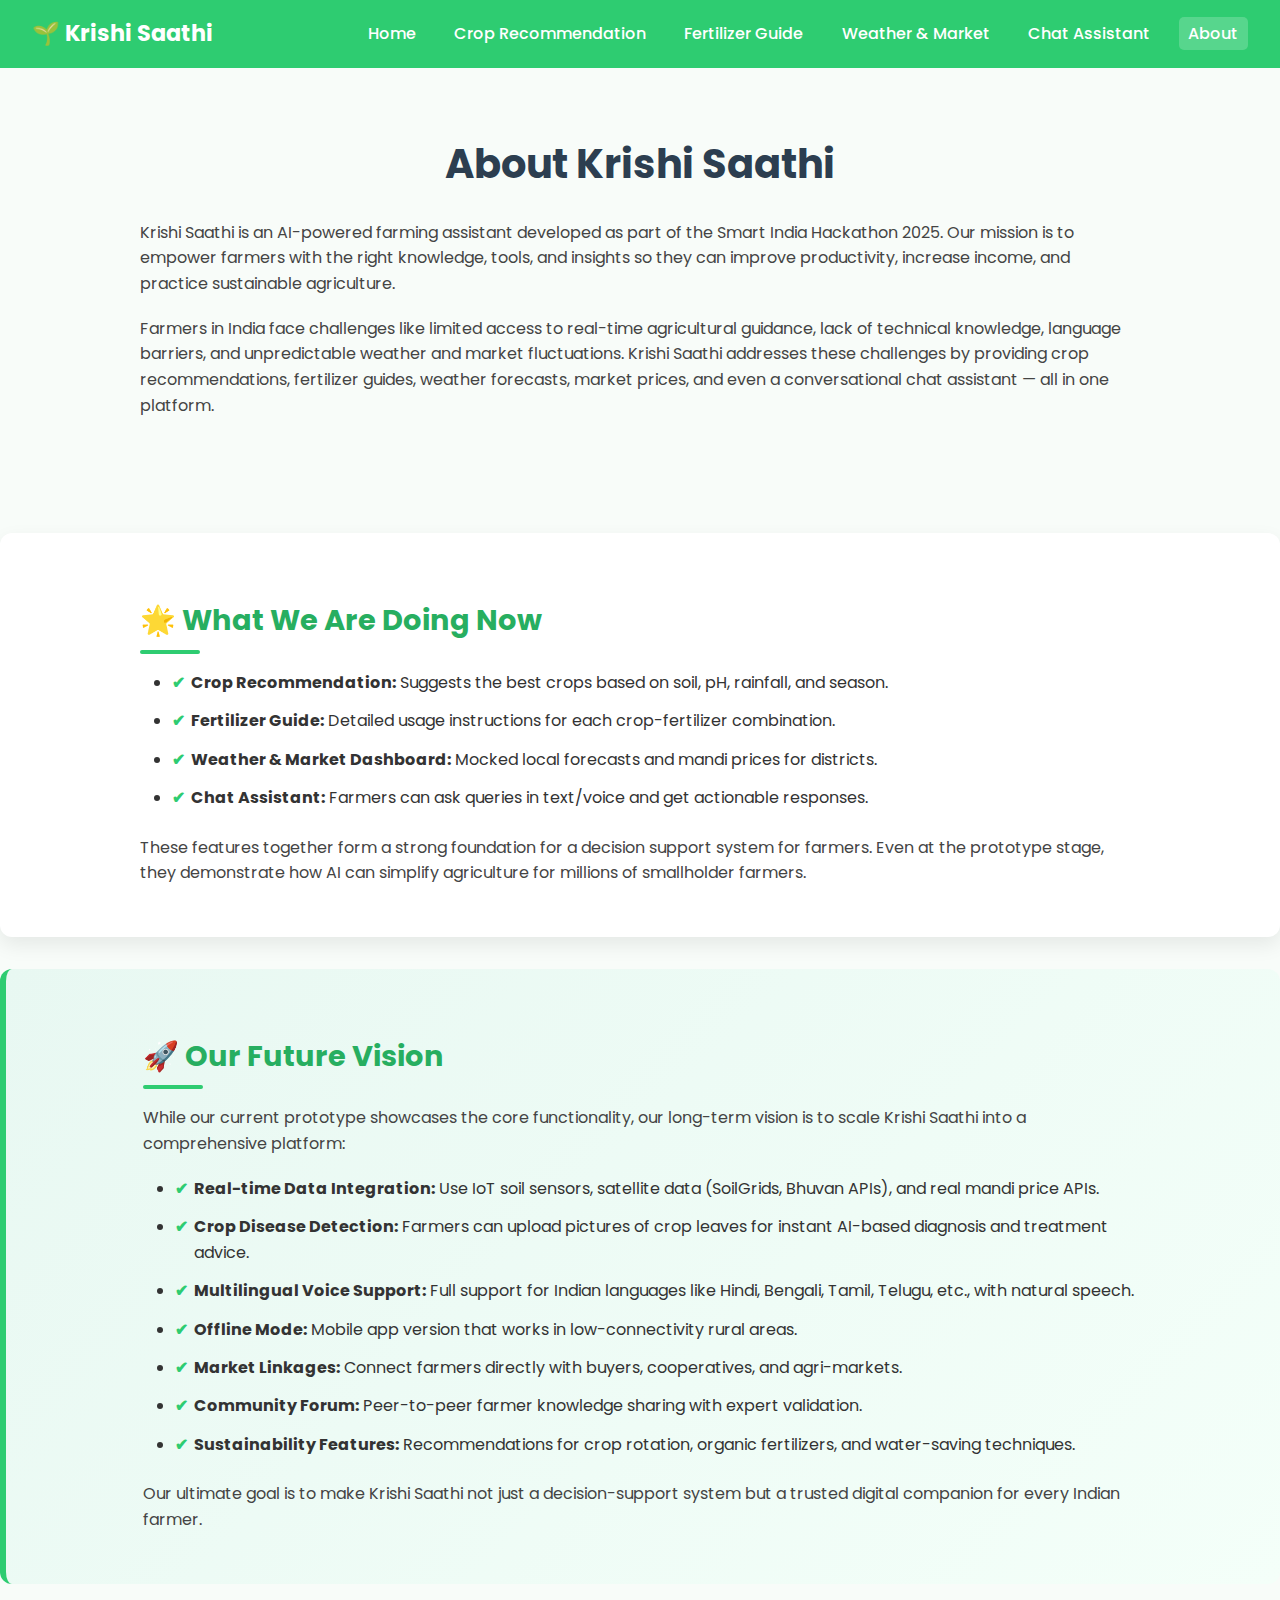
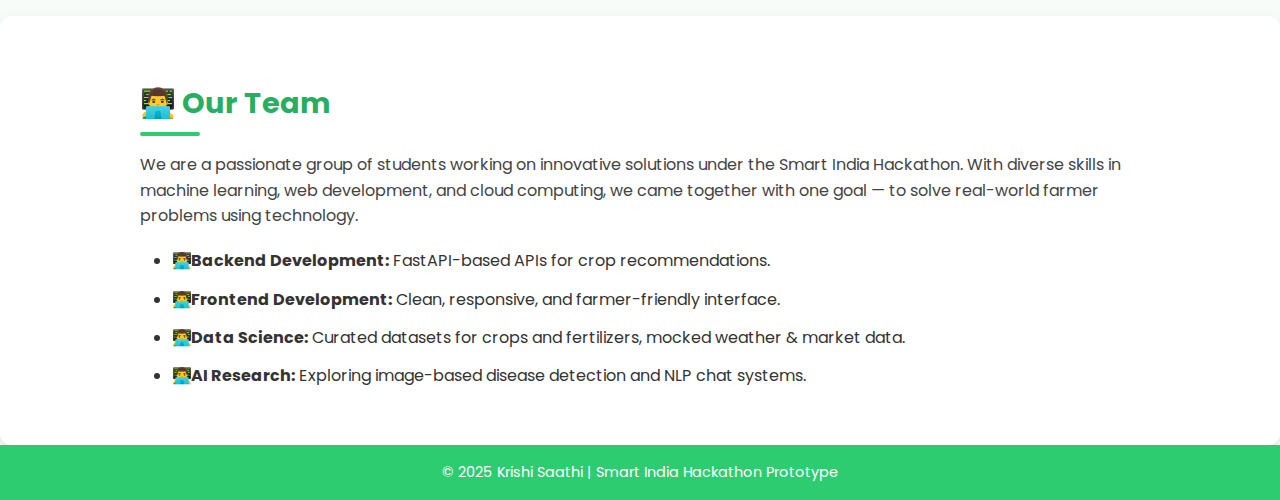
<file: frontend/about/index.html>
<!DOCTYPE html>
<html lang="en">
<head>
  <meta charset="UTF-8"/>
  <meta name="viewport" content="width=device-width, initial-scale=1.0"/>
  <title>About Us | Krishi Saathi</title>
  <link rel="stylesheet" href="styles.css"/>
  <link href="https://fonts.googleapis.com/css2?family=Poppins:wght@400;600&display=swap" rel="stylesheet"/>
</head>
<body>
  <!-- ✅ Navbar -->
  <header>
    <nav class="navbar">
      <div class="logo">🌱 Krishi Saathi</div>
      <ul class="nav-links">
        <li><a href="../index.html">Home</a></li>
        <li><a href="../recommend/index.html">Crop Recommendation</a></li>
        <li><a href="../fertilizer/index.html">Fertilizer Guide</a></li>
        <li><a href="../weather/index.html">Weather & Market</a></li>
        <li><a href="../chat/index.html">Chat Assistant</a></li>
        <li><a href="../about/index.html" class="active">About</a></li>
      </ul>
    </nav>
  </header>

  <!-- ✅ About Section -->
  <section class="about-section">
    <div class="about-container">
      <h1>About Krishi Saathi</h1>
      <p>
        Krishi Saathi is an AI-powered farming assistant developed as part of the
        Smart India Hackathon 2025. Our mission is to empower farmers with the
        right knowledge, tools, and insights so they can improve productivity,
        increase income, and practice sustainable agriculture.
      </p>
      <p>
        Farmers in India face challenges like limited access to real-time
        agricultural guidance, lack of technical knowledge, language barriers,
        and unpredictable weather and market fluctuations. Krishi Saathi
        addresses these challenges by providing crop recommendations, fertilizer
        guides, weather forecasts, market prices, and even a conversational chat
        assistant — all in one platform.
      </p>
    </div>
  </section>

  <!-- ✅ Current Features -->
  <section class="about-section features-now">
    <div class="about-container">
      <h2>🌟 What We Are Doing Now</h2>
      <ul>
        <li><strong>Crop Recommendation:</strong> Suggests the best crops based on soil, pH, rainfall, and season.</li>
        <li><strong>Fertilizer Guide:</strong> Detailed usage instructions for each crop-fertilizer combination.</li>
        <li><strong>Weather & Market Dashboard:</strong> Mocked local forecasts and mandi prices for districts.</li>
        <li><strong>Chat Assistant:</strong> Farmers can ask queries in text/voice and get actionable responses.</li>
      </ul>
      <p>
        These features together form a strong foundation for a decision support
        system for farmers. Even at the prototype stage, they demonstrate how AI
        can simplify agriculture for millions of smallholder farmers.
      </p>
    </div>
  </section>

  <!-- ✅ Future Plans -->
  <section class="about-section future">
    <div class="about-container">
      <h2>🚀 Our Future Vision</h2>
      <p>
        While our current prototype showcases the core functionality, our
        long-term vision is to scale Krishi Saathi into a comprehensive
        platform:
      </p>
      <ul>
        <li><strong>Real-time Data Integration:</strong> Use IoT soil sensors, satellite data (SoilGrids, Bhuvan APIs), and real mandi price APIs.</li>
        <li><strong>Crop Disease Detection:</strong> Farmers can upload pictures of crop leaves for instant AI-based diagnosis and treatment advice.</li>
        <li><strong>Multilingual Voice Support:</strong> Full support for Indian languages like Hindi, Bengali, Tamil, Telugu, etc., with natural speech.</li>
        <li><strong>Offline Mode:</strong> Mobile app version that works in low-connectivity rural areas.</li>
        <li><strong>Market Linkages:</strong> Connect farmers directly with buyers, cooperatives, and agri-markets.</li>
        <li><strong>Community Forum:</strong> Peer-to-peer farmer knowledge sharing with expert validation.</li>
        <li><strong>Sustainability Features:</strong> Recommendations for crop rotation, organic fertilizers, and water-saving techniques.</li>
      </ul>
      <p>
        Our ultimate goal is to make Krishi Saathi not just a decision-support
        system but a trusted digital companion for every Indian farmer.
      </p>
    </div>
  </section>

  <!-- ✅ Team Section -->
  <section class="about-section team">
    <div class="about-container">
      <h2>👨‍💻 Our Team</h2>
      <p>
        We are a passionate group of students working on innovative solutions
        under the Smart India Hackathon. With diverse skills in machine
        learning, web development, and cloud computing, we came together with
        one goal — to solve real-world farmer problems using technology.
      </p>
      <ul>
        <li><strong>Backend Development:</strong> FastAPI-based APIs for crop recommendations.</li>
        <li><strong>Frontend Development:</strong> Clean, responsive, and farmer-friendly interface.</li>
        <li><strong>Data Science:</strong> Curated datasets for crops and fertilizers, mocked weather & market data.</li>
        <li><strong>AI Research:</strong> Exploring image-based disease detection and NLP chat systems.</li>
      </ul>
    </div>
  </section>

  <!-- ✅ Footer -->
  <footer>
    <p>© 2025 Krishi Saathi | Smart India Hackathon Prototype</p>
  </footer>
</body>
</html>
</file>
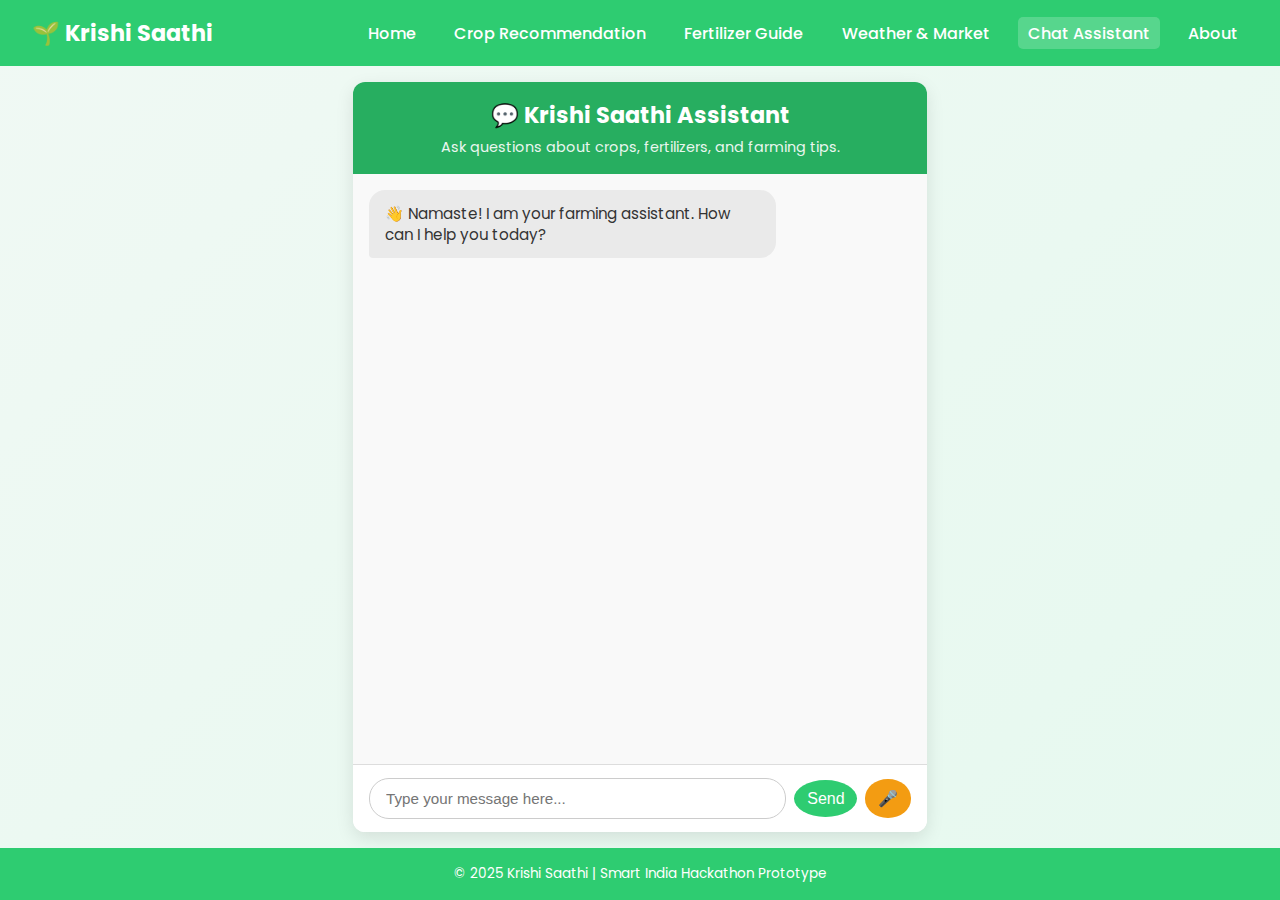
<file: frontend/chat/index.html>
<!DOCTYPE html>
<html lang="en">
<head>
  <meta charset="UTF-8"/>
  <meta name="viewport" content="width=device-width, initial-scale=1.0"/>
  <title>Chat Assistant | Krishi Saathi</title>
  <link rel="stylesheet" href="styles.css"/>
  <link href="https://fonts.googleapis.com/css2?family=Poppins:wght@400;600&display=swap" rel="stylesheet"/>
</head>
<body>
  <!-- ✅ Navbar -->
  <header>
    <nav class="navbar">
      <div class="logo">🌱 Krishi Saathi</div>
      <ul class="nav-links">
        <li><a href="../index.html">Home</a></li>
        <li><a href="../recommend/index.html">Crop Recommendation</a></li>
        <li><a href="../fertilizer/index.html">Fertilizer Guide</a></li>
        <li><a href="../weather/index.html">Weather & Market</a></li>
        <li><a href="../chat/index.html"class="active">Chat Assistant</a></li>
        <li><a href="../about/index.html">About</a></li>
      </ul>
    </nav>
  </header>

  <!-- ✅ Chat Container -->
  <main class="chat-container">
    <!-- Chat Header -->
    <div class="chat-header">
      <h2>💬 Krishi Saathi Assistant</h2>
      <p>Ask questions about crops, fertilizers, and farming tips.</p>
    </div>

    <!-- Chat Messages -->
    <div id="chatWindow" class="chat-window">
      <!-- Example initial messages -->
      <div class="message bot">
        <div class="bubble">👋 Namaste! I am your farming assistant. How can I help you today?</div>
      </div>
    </div>

    <!-- Chat Input -->
    <div class="chat-input">
      <input type="text" id="userInput" placeholder="Type your message here..." autocomplete="off"/>
      <button id="sendBtn" class="btn">Send</button>
      <button id="voiceBtn" class="btn btn-mic">🎤</button>
    </div>
  </main>

  <!-- ✅ Footer -->
  <footer>
    <p>© 2025 Krishi Saathi | Smart India Hackathon Prototype</p>
  </footer>

  <script src="script.js"></script>
</body>
</html>
</file>
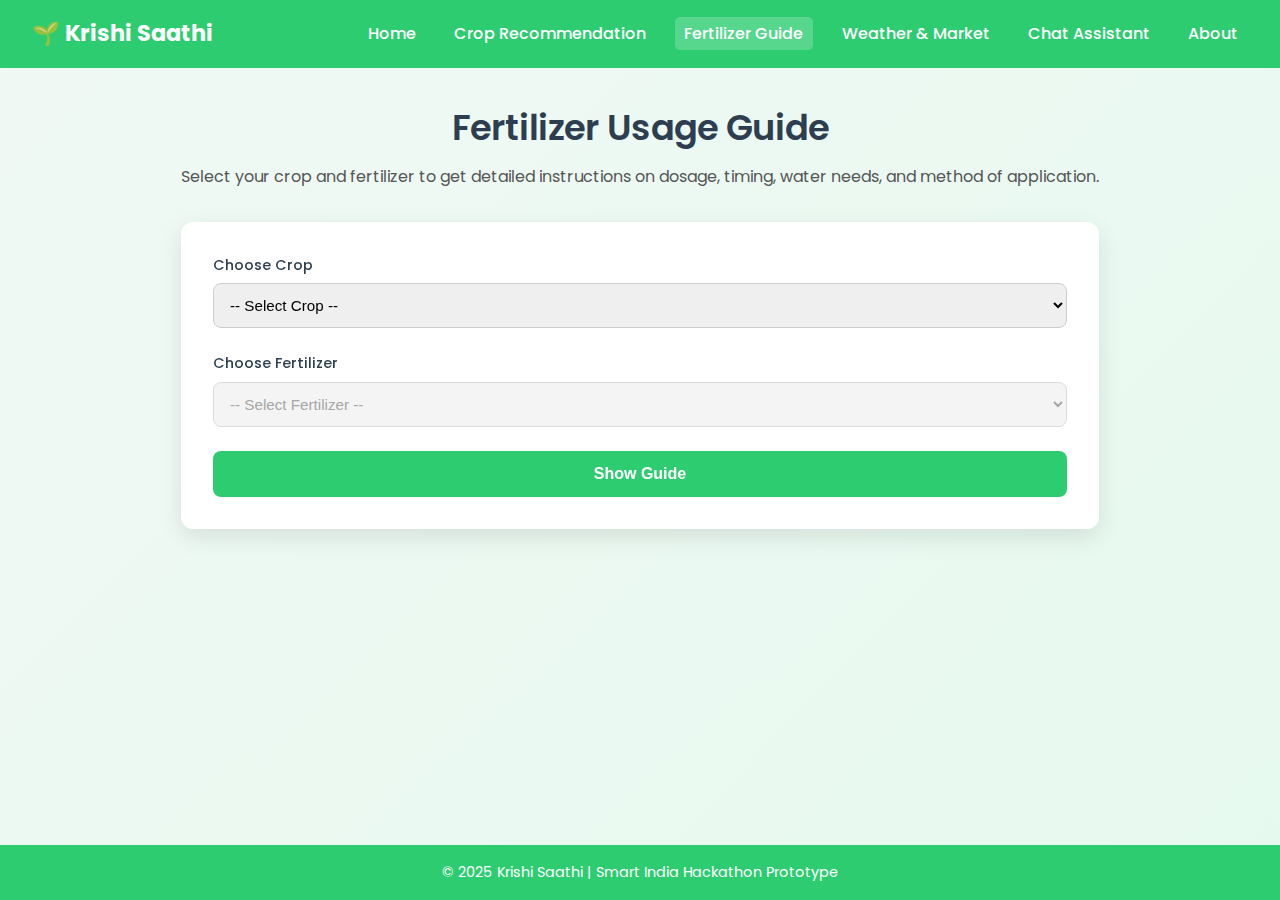
<file: frontend/fertilizer/index.html>
<!DOCTYPE html>
<html lang="en">
<head>
  <meta charset="UTF-8" />
  <meta name="viewport" content="width=device-width, initial-scale=1.0"/>
  <title>Fertilizer Guide | Krishi Saathi</title>
  <link rel="stylesheet" href="styles.css" />
  <link href="https://fonts.googleapis.com/css2?family=Poppins:wght@400;600&display=swap" rel="stylesheet"/>
</head>
<body>
  <!-- ✅ Navbar -->
  <header>
    <nav class="navbar">
      <div class="logo">🌱 Krishi Saathi</div>
      <ul class="nav-links">
        <li><a href="../index.html">Home</a></li>
        <li><a href="../recommend/index.html">Crop Recommendation</a></li>
        <li><a href="../fertilizer/index.html"class="active">Fertilizer Guide</a></li>
        <li><a href="../weather/index.html">Weather & Market</a></li>
        <li><a href="../chat/index.html">Chat Assistant</a></li>
        <li><a href="../about/index.html">About</a></li>
      </ul>
    </nav>
  </header>

  <!-- ✅ Main Container -->
  <main class="fertilizer-container">
    <h1 class="page-title">Fertilizer Usage Guide</h1>
    <p class="page-subtitle">
      Select your crop and fertilizer to get detailed instructions on dosage, timing, water needs, and method of application.
    </p>

    <!-- ✅ Form Card -->
    <div class="form-card">
      <form id="fertilizerForm" class="fertilizer-form">
        
        <!-- Crop Selection -->
        <div class="form-group">
          <label for="crop">Choose Crop</label>
          <select id="crop" required>
            <option value="" disabled selected>-- Select Crop --</option>
            <option value="paddy">Paddy</option>
            <option value="maize">Maize</option>
            <option value="wheat">Wheat</option>
            <option value="gram">Gram (Chickpea)</option>
            <option value="lentil">Lentil</option>
            <option value="pigeon_pea">Pigeon Pea (Arhar)</option>
            <option value="mustard">Mustard</option>
            <option value="soybean">Soybean</option>
            <option value="groundnut">Groundnut</option>
            <option value="sorghum">Sorghum (Jowar)</option>
            <option value="pearl_millet">Pearl Millet (Bajra)</option>
            <option value="potato">Potato</option>
            <option value="sugarcane">Sugarcane</option>
            <option value="sunflower">Sunflower</option>
            <option value="blackgram">Blackgram (Urad)</option>
          </select>
        </div>

        <!-- Fertilizer Selection -->
        <div class="form-group">
          <label for="fertilizer">Choose Fertilizer</label>
          <select id="fertilizer" required disabled>
            <option value="">-- Select Fertilizer --</option>
          </select>
        </div>

        <!-- Submit -->
        <div class="form-group">
          <button type="submit" class="btn">Show Guide</button>
        </div>
      </form>
    </div>

    <!-- ✅ Results Section -->
    <section id="fertilizerResult" class="results-section">
      <!-- JS will inject guide here -->
    </section>
  </main>

  <!-- ✅ Footer -->
  <footer>
    <p>© 2025 Krishi Saathi | Smart India Hackathon Prototype</p>
  </footer>

  <script src="script.js"></script>
</body>
</html>
</file>
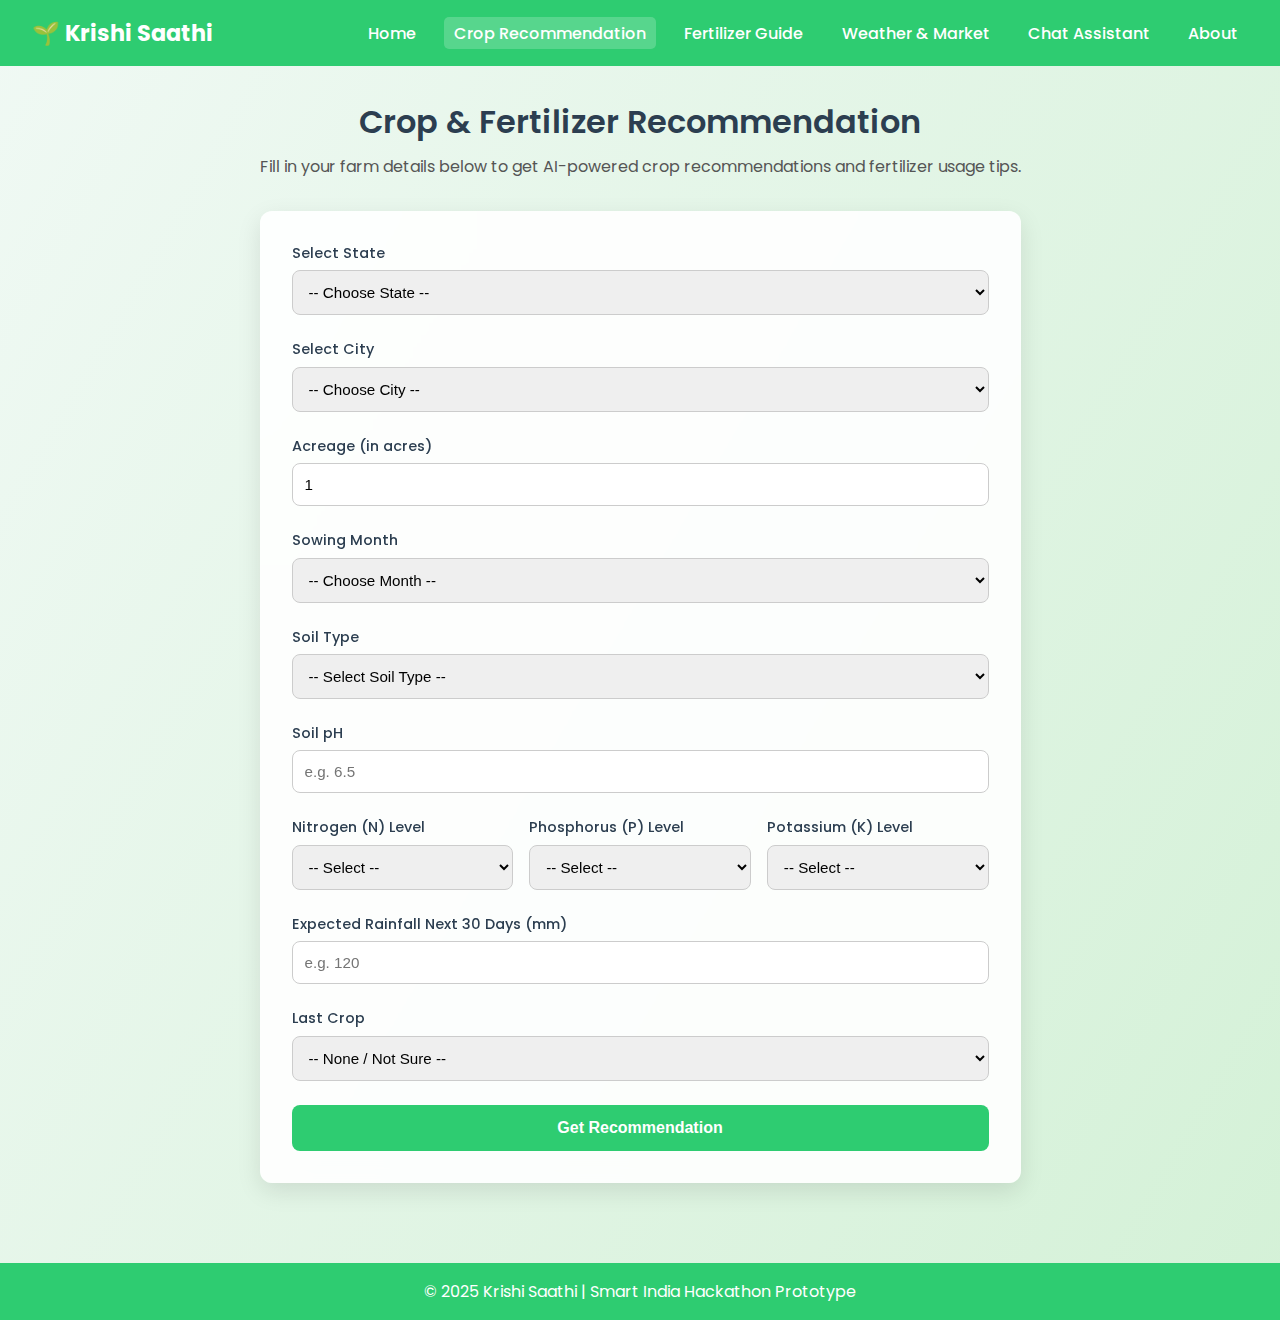
<file: frontend/recommend/index.html>
<!DOCTYPE html>
<html lang="en">
<head>
  <meta charset="UTF-8" />
  <meta name="viewport" content="width=device-width, initial-scale=1.0"/>
  <title>Crop Recommendation | Krishi Saathi</title>
  <link rel="stylesheet" href="styles.css" />
  <link href="https://fonts.googleapis.com/css2?family=Poppins:wght@400;600&display=swap" rel="stylesheet"/>
</head>
<body>
  <!-- ✅ Navbar -->
  <header>
    <nav class="navbar">
      <div class="logo">🌱 Krishi Saathi</div>
      <ul class="nav-links">
        <li><a href="../index.html">Home</a></li>
        <li><a href="../recommend/index.html"class="active">Crop Recommendation</a></li>
        <li><a href="../fertilizer/index.html">Fertilizer Guide</a></li>
        <li><a href="../weather/index.html">Weather & Market</a></li>
        <li><a href="../chat/index.html">Chat Assistant</a></li>
        <li><a href="../about/index.html">About</a></li>
      </ul>
    </nav>
  </header>

  <!-- ✅ Main container -->
  <main class="recommend-container">
    <h1 class="page-title">Crop & Fertilizer Recommendation</h1>
    <p class="page-subtitle">
      Fill in your farm details below to get AI-powered crop recommendations and fertilizer usage tips.
    </p>

   <!-- ✅ Form Card -->
<div class="form-card">
  <form id="recommendForm" class="recommend-form">

    <!-- State -->
    <div class="form-group">
      <label for="state">Select State</label>
      <select name="state" id="state" required>
        <option value="" disabled selected>-- Choose State --</option>
      </select>
    </div>

    <!-- City -->
    <div class="form-group">
      <label for="city">Select City</label>
      <select name="city" id="city" required>
        <option value="" disabled selected>-- Choose City --</option>
      </select>
    </div>

    <!-- Acreage -->
    <div class="form-group">
      <label for="acreage">Acreage (in acres)</label>
      <input type="number" name="acreage" id="acreage" min="0.1" step="0.1" value="1" required />
    </div>

    <!-- Month -->
    <div class="form-group">
      <label for="month">Sowing Month</label>
      <select name="month" id="month" required>
        <option value="" disabled selected>-- Choose Month --</option>
        <option>January</option><option>February</option><option>March</option>
        <option>April</option><option>May</option><option>June</option>
        <option>July</option><option>August</option><option>September</option>
        <option>October</option><option>November</option><option>December</option>
      </select>
    </div>

    <!-- Soil Type -->
    <div class="form-group">
      <label for="soil_type">Soil Type</label>
      <select name="soil_type" id="soil_type" required>
        <option value="" disabled selected>-- Select Soil Type --</option>
        <option>loam</option>
        <option>clay_loam</option>
        <option>sandy_loam</option>
      </select>
    </div>

    <!-- Soil pH -->
    <div class="form-group">
      <label for="ph">Soil pH</label>
      <input type="number" name="ph" id="ph" step="0.1" min="4" max="9" placeholder="e.g. 6.5" required />
    </div>

    <!-- NPK Levels -->
    <div class="form-row">
      <div class="form-group">
        <label for="n_level">Nitrogen (N) Level</label>
        <select name="n_level" id="n_level" required>
          <option value="" disabled selected>-- Select --</option>
          <option>low</option><option>med</option><option>high</option>
        </select>
      </div>
      <div class="form-group">
        <label for="p_level">Phosphorus (P) Level</label>
        <select name="p_level" id="p_level" required>
          <option value="" disabled selected>-- Select --</option>
          <option>low</option><option>med</option><option>high</option>
        </select>
      </div>
      <div class="form-group">
        <label for="k_level">Potassium (K) Level</label>
        <select name="k_level" id="k_level" required>
          <option value="" disabled selected>-- Select --</option>
          <option>low</option><option>med</option><option>high</option>
        </select>
      </div>
    </div>

    <!-- Rainfall -->
    <div class="form-group">
      <label for="rain_next30">Expected Rainfall Next 30 Days (mm)</label>
      <input type="number" name="rain_next30" id="rain_next30" placeholder="e.g. 120" required />
    </div>

    <!-- Last Crop -->
    <div class="form-group">
      <label for="last_crop">Last Crop</label>
      <select name="last_crop" id="last_crop">
        <option value="" selected>-- None / Not Sure --</option>
        <option>paddy</option>
        <option>maize</option>
        <option>wheat</option>
        <option>gram</option>
        <option>lentil</option>
        <option>pigeon_pea</option>
        <option>mustard</option>
        <option>soybean</option>
        <option>groundnut</option>
        <option>sorghum</option>
        <option>pearl_millet</option>
        <option>potato</option>
        <option>sugarcane</option>
        <option>sunflower</option>
        <option>blackgram</option>
      </select>
    </div>

    <!-- Submit -->
    <div class="form-group">
      <button type="submit" class="btn">Get Recommendation</button>
    </div>
  </form>
</div>


    <!-- ✅ Results Section -->
    <section id="results" class="results-section">
      <!-- JS will inject crop cards + fertilizer plan here -->
    </section>
  </main>

  <!-- ✅ Footer -->
  <footer>
    <p>© 2025 Krishi Saathi | Smart India Hackathon Prototype</p>
  </footer>

  <script src="indian.js"></script>
<script src="script.js"></script>
</body>
</html>
</file>
<file: frontend/recommend/styles.css>
/* ----------------------------
   Global Styles
----------------------------- */
* {
  margin: 0;
  padding: 0;
  box-sizing: border-box;
}

body {
  font-family: 'Poppins', sans-serif;
  background: linear-gradient(120deg, #f0f9f4, #d4f1d7);
  color: #333;
  min-height: 100vh;
  display: flex;
  flex-direction: column;
}

/* ----------------------------
   Navbar
----------------------------- */
.navbar {
  display: flex;
  justify-content: space-between;
  align-items: center;
  background: #2ecc71;
  padding: 1rem 2rem;
  position: sticky;
  top: 0;
  z-index: 1000;
  animation: slideDown 0.6s ease;
}

.logo {
  font-size: 1.4rem;
  font-weight: bold;
  color: white;
}

.nav-links {
  list-style: none;
  display: flex;
  gap: 1.2rem;
}

.nav-links a {
  text-decoration: none;
  color: white;
  font-weight: 500;
  transition: all 0.3s ease;
  padding: 0.3rem 0.6rem;
  border-radius: 5px;
}

.nav-links a:hover,
.nav-links a.active {
  background: rgba(255, 255, 255, 0.2);
}

/* ----------------------------
   Main Container
----------------------------- */
.recommend-container {
  flex: 1;
  max-width: 1000px;
  margin: 2rem auto;
  padding: 0 1rem;
  animation: fadeIn 1s ease-in-out;
}

.page-title {
  font-size: 2rem;
  font-weight: 600;
  text-align: center;
  color: #2c3e50;
  margin-bottom: 0.5rem;
}

.page-subtitle {
  text-align: center;
  margin-bottom: 2rem;
  color: #555;
  font-size: 1rem;
}

/* ----------------------------
   Form Card
----------------------------- */
.form-card {
  background: rgba(255, 255, 255, 0.9);
  backdrop-filter: blur(12px);
  border-radius: 12px;
  box-shadow: 0 8px 24px rgba(0,0,0,0.1);
  padding: 2rem;
  animation: fadeUp 0.8s ease;
}

.recommend-form {
  display: grid;
  gap: 1.5rem;
}

.form-group {
  display: flex;
  flex-direction: column;
}

.form-group label {
  font-size: 0.9rem;
  margin-bottom: 0.4rem;
  font-weight: 500;
  color: #2c3e50;
}

input, select {
  padding: 0.75rem;
  border-radius: 8px;
  border: 1px solid #ccc;
  font-size: 0.95rem;
  transition: border 0.3s ease, box-shadow 0.3s ease;
}

input:focus, select:focus {
  outline: none;
  border: 1px solid #2ecc71;
  box-shadow: 0 0 6px rgba(46, 204, 113, 0.4);
}

.form-row {
  display: grid;
  grid-template-columns: repeat(auto-fit, minmax(120px, 1fr));
  gap: 1rem;
}

/* ----------------------------
   Button
----------------------------- */
.btn {
  background: #2ecc71;
  color: white;
  border: none;
  border-radius: 8px;
  padding: 0.9rem;
  font-size: 1rem;
  font-weight: 600;
  cursor: pointer;
  transition: transform 0.2s ease, background 0.3s ease;
}

.btn:hover {
  background: #27ae60;
  transform: translateY(-2px);
}

.btn:active {
  transform: translateY(1px);
}

/* ----------------------------
   Results Section
----------------------------- */
.results-section {
  margin-top: 3rem;
  animation: fadeIn 1s ease;
}

.crop-card {
  background: white;
  border-radius: 12px;
  box-shadow: 0 4px 15px rgba(0,0,0,0.1);
  padding: 1.5rem;
  margin-bottom: 1.5rem;
  transition: transform 0.3s ease, box-shadow 0.3s ease;
}

.crop-card:hover {
  transform: translateY(-4px);
  box-shadow: 0 8px 25px rgba(0,0,0,0.15);
}

.crop-card h3 {
  color: #27ae60;
  margin-bottom: 0.5rem;
}

.crop-card p {
  font-size: 0.95rem;
  margin: 0.2rem 0;
}

.crop-card details {
  margin-top: 0.6rem;
}

.crop-card details summary {
  cursor: pointer;
  color: #2ecc71;
  font-weight: 600;
}

.crop-card ul {
  margin: 0.5rem 0 0 1rem;
  font-size: 0.9rem;
  color: #444;
}

/* Fertilizer Plan Table */
.fert-table {
  width: 100%;
  border-collapse: collapse;
  margin-top: 1.5rem;
  font-size: 0.9rem;
}

.fert-table th, .fert-table td {
  border: 1px solid #ddd;
  padding: 0.8rem;
  text-align: left;
}

.fert-table th {
  background: #2ecc71;
  color: white;
  font-weight: 600;
}

.fert-table tr:nth-child(even) {
  background: #f9f9f9;
}

/* ----------------------------
   Footer
----------------------------- */
footer {
  background: #2ecc71;
  color: white;
  text-align: center;
  padding: 1rem;
  margin-top: auto;
}
.autofill-note {
  font-size: 0.8rem;
  color: #27ae60;
  margin-top: 0.3rem;
  font-style: italic;
}


@keyframes fadeInOut {
  0% { opacity: 0; transform: translateY(-5px); }
  10% { opacity: 1; transform: translateY(0); }
  90% { opacity: 1; }
  100% { opacity: 0; height: 0; }
}


/* ----------------------------
   Animations
----------------------------- */
@keyframes fadeIn {
  from { opacity: 0; transform: translateY(20px); }
  to   { opacity: 1; transform: translateY(0); }
}

@keyframes fadeUp {
  from { opacity: 0; transform: translateY(40px); }
  to   { opacity: 1; transform: translateY(0); }
}

@keyframes slideDown {
  from { transform: translateY(-100%); }
  to   { transform: translateY(0); }
}

/* ----------------------------
   Responsive Design
----------------------------- */
@media (max-width: 768px) {
  .navbar {
    flex-direction: column;
    gap: 0.8rem;
    text-align: center;
  }

  .recommend-container {
    margin: 1rem;
    padding: 0.5rem;
  }

  .form-card {
    padding: 1.2rem;
  }

  .page-title {
    font-size: 1.6rem;
  }
}

@media (max-width: 480px) {
  .nav-links {
    flex-direction: column;
    gap: 0.5rem;
  }

  .form-row {
    grid-template-columns: 1fr;
  }

  .btn {
    width: 100%;
  }
.autofill-note {
  display: block;
  font-size: 0.85rem;
  color: #27ae60;
  margin-top: 0.2rem;
  line-height: 1.3;
  word-wrap: break-word;
}

.form-group {
  position: relative;
  display: flex;
  flex-direction: column;
}
}
</file>
<file: frontend/about/styles.css>
/* ----------------------------
   Reset & Base
----------------------------- */
* {
  margin: 0;
  padding: 0;
  box-sizing: border-box;
}

body {
  font-family: 'Poppins', sans-serif;
  background: #f8fcf9;
  color: #333;
  min-height: 100vh;
  display: flex;
  flex-direction: column;
  line-height: 1.6;
}

/* ----------------------------
   Navbar (reuse global style)
----------------------------- */
.navbar {
  display: flex;
  justify-content: space-between;
  align-items: center;
  background: #2ecc71;
  padding: 1rem 2rem;
  position: sticky;
  top: 0;
  z-index: 1000;
}

.logo {
  font-size: 1.4rem;
  font-weight: bold;
  color: #fff;
}

.nav-links {
  list-style: none;
  display: flex;
  gap: 1.2rem;
}

.nav-links a {
  text-decoration: none;
  color: #fff;
  font-weight: 500;
  transition: all 0.3s ease;
  padding: 0.3rem 0.6rem;
  border-radius: 5px;
}

.nav-links a:hover,
.nav-links a.active {
  background: rgba(255, 255, 255, 0.2);
}

/* ----------------------------
   About Sections
----------------------------- */
.about-section {
  padding: 4rem 2rem;
}

.about-container {
  max-width: 1000px;
  margin: 0 auto;
}

/* Headings */
.about-container h1 {
  font-size: 2.5rem;
  text-align: center;
  color: #2c3e50;
  margin-bottom: 1.5rem;
}

.about-container h2 {
  font-size: 1.8rem;
  color: #27ae60;
  margin-bottom: 1rem;
  margin-top: 2rem;
  position: relative;
}

.about-container h2::after {
  content: "";
  display: block;
  width: 60px;
  height: 4px;
  background: #2ecc71;
  margin-top: 0.4rem;
  border-radius: 2px;
}

/* Paragraphs */
.about-container p {
  margin-bottom: 1.2rem;
  font-size: 1rem;
  color: #444;
}

/* Lists */
.about-container ul {
  margin: 1rem 0 1.5rem 1.5rem;
  padding-left: 0.5rem;
}

.about-container ul li {
  margin-bottom: 0.8rem;
  font-size: 1rem;
  color: #333;
  position: relative;
  padding-left: 1.2rem;
}

.about-container ul li::before {
  content: "✔";
  position: absolute;
  left: 0;
  color: #2ecc71;
  font-weight: bold;
}

/* ----------------------------
   Current Features Section
----------------------------- */
.features-now {
  background: #fff;
  border-radius: 12px;
  box-shadow: 0 8px 20px rgba(0,0,0,0.08);
  padding: 2rem;
  margin-top: 2rem;
}

/* ----------------------------
   Future Plans Section
----------------------------- */
.future {
  background: linear-gradient(135deg, #e8f8f2, #f4fff9);
  border-radius: 12px;
  padding: 2rem;
  margin-top: 2rem;
  border-left: 6px solid #2ecc71;
}

/* ----------------------------
   Team Section
----------------------------- */
.team {
  background: #fff;
  border-radius: 12px;
  box-shadow: 0 6px 16px rgba(0,0,0,0.1);
  padding: 2rem;
  margin-top: 2rem;
}

.team ul li::before {
  content: "👨‍💻";
  color: #2c3e50;
  left: 0;
}

/* ----------------------------
   Footer
----------------------------- */
footer {
  background: #2ecc71;
  color: #fff;
  text-align: center;
  padding: 1rem;
  font-size: 0.9rem;
  margin-top: auto;
}

/* ----------------------------
   Animations
----------------------------- */
@keyframes fadeInUp {
  from { opacity: 0; transform: translateY(20px); }
  to   { opacity: 1; transform: translateY(0); }
}

.about-section {
  animation: fadeInUp 0.8s ease;
}

/* ----------------------------
   Responsive Design
----------------------------- */
@media (max-width: 900px) {
  .about-container h1 {
    font-size: 2rem;
  }
  .about-container h2 {
    font-size: 1.5rem;
  }
  .about-container p,
  .about-container ul li {
    font-size: 0.95rem;
  }
}

@media (max-width: 600px) {
  .about-section {
    padding: 2.5rem 1rem;
  }
  .about-container h1 {
    font-size: 1.6rem;
  }
  .about-container h2 {
    font-size: 1.2rem;
  }
  .about-container ul li {
    font-size: 0.9rem;
  }
}
</file>
<file: frontend/chat/styles.css>
/* ----------------------------
   Reset & Base
----------------------------- */
* {
  margin: 0;
  padding: 0;
  box-sizing: border-box;
}

body {
  font-family: 'Poppins', sans-serif;
  background: linear-gradient(135deg, #f0f9f4, #e6f9ef);
  color: #333;
  min-height: 100vh;
  display: flex;
  flex-direction: column;
}

/* ----------------------------
   Navbar
----------------------------- */
.navbar {
  display: flex;
  justify-content: space-between;
  align-items: center;
  background: #2ecc71;
  padding: 1rem 2rem;
  position: sticky;
  top: 0;
  z-index: 1000;
  animation: slideDown 0.6s ease;
}

.logo {
  font-size: 1.4rem;
  font-weight: bold;
  color: #fff;
}

.nav-links {
  list-style: none;
  display: flex;
  gap: 1.2rem;
}

.nav-links a {
  text-decoration: none;
  color: #fff;
  font-weight: 500;
  transition: all 0.3s ease;
  padding: 0.3rem 0.6rem;
  border-radius: 5px;
}

.nav-links a:hover,
.nav-links a.active {
  background: rgba(255, 255, 255, 0.2);
}

/* ----------------------------
   Chat Container
----------------------------- */
.chat-container {
  flex: 1;
  max-width: 800px;
  margin: 1rem auto;
  display: flex;
  flex-direction: column;
  background: #ffffff;
  border-radius: 12px;
  box-shadow: 0 6px 18px rgba(0,0,0,0.1);
  overflow: hidden;
}

/* Chat Header */
.chat-header {
  background: #27ae60;
  color: #fff;
  padding: 1rem;
  text-align: center;
}

.chat-header h2 {
  font-size: 1.4rem;
  margin-bottom: 0.3rem;
}

.chat-header p {
  font-size: 0.9rem;
  opacity: 0.9;
}

/* ----------------------------
   Chat Window
----------------------------- */
.chat-window {
  flex: 1;
  padding: 1rem;
  overflow-y: auto;
  display: flex;
  flex-direction: column;
  gap: 0.8rem;
  background: #f9f9f9;
}

/* Scrollbar styling */
.chat-window::-webkit-scrollbar {
  width: 6px;
}
.chat-window::-webkit-scrollbar-thumb {
  background: #2ecc71;
  border-radius: 4px;
}

/* ----------------------------
   Messages
----------------------------- */
.message {
  display: flex;
  max-width: 75%;
  animation: fadeUp 0.4s ease;
}

.message.user {
  justify-content: flex-end;
  align-self: flex-end;
}

.message.bot {
  justify-content: flex-start;
  align-self: flex-start;
}

.bubble {
  padding: 0.8rem 1rem;
  border-radius: 16px;
  font-size: 0.95rem;
  line-height: 1.4;
  position: relative;
  word-wrap: break-word;
}

/* User bubble */
.message.user .bubble {
  background: #2ecc71;
  color: #fff;
  border-bottom-right-radius: 4px;
}

/* Bot bubble */
.message.bot .bubble {
  background: #eaeaea;
  color: #333;
  border-bottom-left-radius: 4px;
}

/* ----------------------------
   Chat Input
----------------------------- */
.chat-input {
  display: flex;
  align-items: center;
  gap: 0.5rem;
  padding: 0.8rem 1rem;
  border-top: 1px solid #ddd;
  background: #fff;
}

.chat-input input {
  flex: 1;
  padding: 0.7rem 1rem;
  border-radius: 20px;
  border: 1px solid #ccc;
  font-size: 0.95rem;
  outline: none;
  transition: border 0.3s ease, box-shadow 0.3s ease;
}

.chat-input input:focus {
  border: 1px solid #2ecc71;
  box-shadow: 0 0 6px rgba(46, 204, 113, 0.3);
}

.btn {
  background: #2ecc71;
  color: #fff;
  border: none;
  border-radius: 50%;
  padding: 0.6rem 0.8rem;
  cursor: pointer;
  transition: background 0.3s ease, transform 0.2s ease;
  font-size: 1rem;
}

.btn:hover {
  background: #27ae60;
  transform: translateY(-2px);
}

.btn:active {
  transform: translateY(1px);
}

/* Mic button */
.btn-mic {
  background: #f39c12;
}

.btn-mic:hover {
  background: #e67e22;
}

/* ----------------------------
   Footer
----------------------------- */
footer {
  background: #2ecc71;
  color: #fff;
  text-align: center;
  padding: 1rem;
  font-size: 0.85rem;
}

/* ----------------------------
   Animations
----------------------------- */
@keyframes fadeUp {
  from { opacity: 0; transform: translateY(20px); }
  to   { opacity: 1; transform: translateY(0); }
}

@keyframes slideDown {
  from { transform: translateY(-100%); }
  to   { transform: translateY(0); }
}

/* ----------------------------
   Responsive Design
----------------------------- */
@media (max-width: 768px) {
  .chat-container {
    margin: 0.5rem;
    border-radius: 8px;
  }

  .chat-header h2 {
    font-size: 1.2rem;
  }

  .chat-header p {
    font-size: 0.8rem;
  }

  .chat-input input {
    font-size: 0.85rem;
    padding: 0.6rem 0.8rem;
  }

  .btn {
    padding: 0.5rem 0.7rem;
    font-size: 0.9rem;
  }
}

@media (max-width: 480px) {
  .bubble {
    font-size: 0.85rem;
    padding: 0.6rem 0.8rem;
  }

  .chat-header h2 {
    font-size: 1rem;
  }
}
</file>
<file: frontend/fertilizer/styles.css>
/* ----------------------------
   Global Reset & Base
----------------------------- */
* {
  margin: 0;
  padding: 0;
  box-sizing: border-box;
}

body {
  font-family: 'Poppins', sans-serif;
  background: linear-gradient(135deg, #f0f9f4, #e6f9ef);
  color: #333;
  min-height: 100vh;
  display: flex;
  flex-direction: column;
  line-height: 1.6;
}

/* ----------------------------
   Navbar
----------------------------- */
.navbar {
  display: flex;
  justify-content: space-between;
  align-items: center;
  background: #2ecc71;
  padding: 1rem 2rem;
  position: sticky;
  top: 0;
  z-index: 1000;
  animation: slideDown 0.6s ease;
}

.logo {
  font-size: 1.4rem;
  font-weight: bold;
  color: #fff;
}

.nav-links {
  list-style: none;
  display: flex;
  gap: 1.2rem;
}

.nav-links a {
  text-decoration: none;
  color: #fff;
  font-weight: 500;
  transition: all 0.3s ease;
  padding: 0.3rem 0.6rem;
  border-radius: 5px;
}

.nav-links a:hover,
.nav-links a.active {
  background: rgba(255, 255, 255, 0.2);
}

/* ----------------------------
   Container & Titles
----------------------------- */
.fertilizer-container {
  flex: 1;
  max-width: 1000px;
  margin: 2rem auto;
  padding: 0 1rem;
  animation: fadeIn 1s ease-in-out;
}

.page-title {
  font-size: 2.2rem;
  font-weight: 600;
  text-align: center;
  color: #2c3e50;
  margin-bottom: 0.5rem;
}

.page-subtitle {
  text-align: center;
  margin-bottom: 2rem;
  color: #555;
  font-size: 1rem;
}

/* ----------------------------
   Form Card
----------------------------- */
.form-card {
  background: rgba(255, 255, 255, 0.92);
  backdrop-filter: blur(12px);
  border-radius: 12px;
  box-shadow: 0 8px 24px rgba(0,0,0,0.1);
  padding: 2rem;
  margin-bottom: 2rem;
  animation: fadeUp 0.8s ease;
}

.fertilizer-form {
  display: grid;
  gap: 1.5rem;
}

.form-group {
  display: flex;
  flex-direction: column;
}

.form-group label {
  font-size: 0.9rem;
  margin-bottom: 0.4rem;
  font-weight: 500;
  color: #2c3e50;
}

input, select {
  padding: 0.75rem;
  border-radius: 8px;
  border: 1px solid #ccc;
  font-size: 0.95rem;
  transition: border 0.3s ease, box-shadow 0.3s ease;
}

input:focus, select:focus {
  outline: none;
  border: 1px solid #2ecc71;
  box-shadow: 0 0 6px rgba(46, 204, 113, 0.4);
}

/* ----------------------------
   Button
----------------------------- */
.btn {
  background: #2ecc71;
  color: #fff;
  border: none;
  border-radius: 8px;
  padding: 0.9rem;
  font-size: 1rem;
  font-weight: 600;
  cursor: pointer;
  transition: transform 0.2s ease, background 0.3s ease;
}

.btn:hover {
  background: #27ae60;
  transform: translateY(-2px);
}

.btn:active {
  transform: translateY(1px);
}

/* ----------------------------
   Results Section
----------------------------- */
.results-section {
  margin-top: 2rem;
  animation: fadeIn 1s ease;
}

.result-card {
  background: #fff;
  border-radius: 12px;
  box-shadow: 0 6px 20px rgba(0,0,0,0.1);
  padding: 1.5rem;
  margin-bottom: 1.5rem;
  transition: transform 0.3s ease, box-shadow 0.3s ease;
  animation: fadeUp 0.6s ease;
}

.result-card:hover {
  transform: translateY(-4px);
  box-shadow: 0 10px 28px rgba(0,0,0,0.15);
}

.result-card h3 {
  color: #27ae60;
  margin-bottom: 0.8rem;
  font-size: 1.3rem;
}

.result-card p {
  margin: 0.4rem 0;
  font-size: 0.95rem;
}

/* Detailed guide list */
.result-card ul {
  margin: 0.6rem 0 0 1rem;
  font-size: 0.9rem;
  color: #444;
}

.result-card ul li {
  margin-bottom: 0.3rem;
  list-style: "✅ ";
}

/* Guide table */
.fert-table {
  width: 100%;
  border-collapse: collapse;
  margin-top: 1rem;
  font-size: 0.9rem;
}

.fert-table th, .fert-table td {
  border: 1px solid #ddd;
  padding: 0.8rem;
  text-align: left;
}

.fert-table th {
  background: #2ecc71;
  color: #fff;
  font-weight: 600;
}

.fert-table tr:nth-child(even) {
  background: #f9f9f9;
}

/* ----------------------------
   Footer
----------------------------- */
footer {
  background: #2ecc71;
  color: #fff;
  text-align: center;
  padding: 1rem;
  margin-top: auto;
  font-size: 0.9rem;
}

/* ----------------------------
   Animations
----------------------------- */
@keyframes fadeIn {
  from { opacity: 0; transform: translateY(20px); }
  to   { opacity: 1; transform: translateY(0); }
}

@keyframes fadeUp {
  from { opacity: 0; transform: translateY(40px); }
  to   { opacity: 1; transform: translateY(0); }
}

@keyframes slideDown {
  from { transform: translateY(-100%); }
  to   { transform: translateY(0); }
}

/* ----------------------------
   Responsive Design
----------------------------- */
@media (max-width: 768px) {
  .navbar {
    flex-direction: column;
    gap: 0.8rem;
    text-align: center;
  }

  .fertilizer-container {
    margin: 1rem;
    padding: 0.5rem;
  }

  .form-card {
    padding: 1.2rem;
  }

  .page-title {
    font-size: 1.7rem;
  }

  .btn {
    width: 100%;
  }
}

@media (max-width: 480px) {
  .nav-links {
    flex-direction: column;
    gap: 0.5rem;
  }

  .form-group label {
    font-size: 0.85rem;
  }

  input, select {
    font-size: 0.85rem;
    padding: 0.6rem;
  }

  .result-card h3 {
    font-size: 1.1rem;
  }
}
</file>
